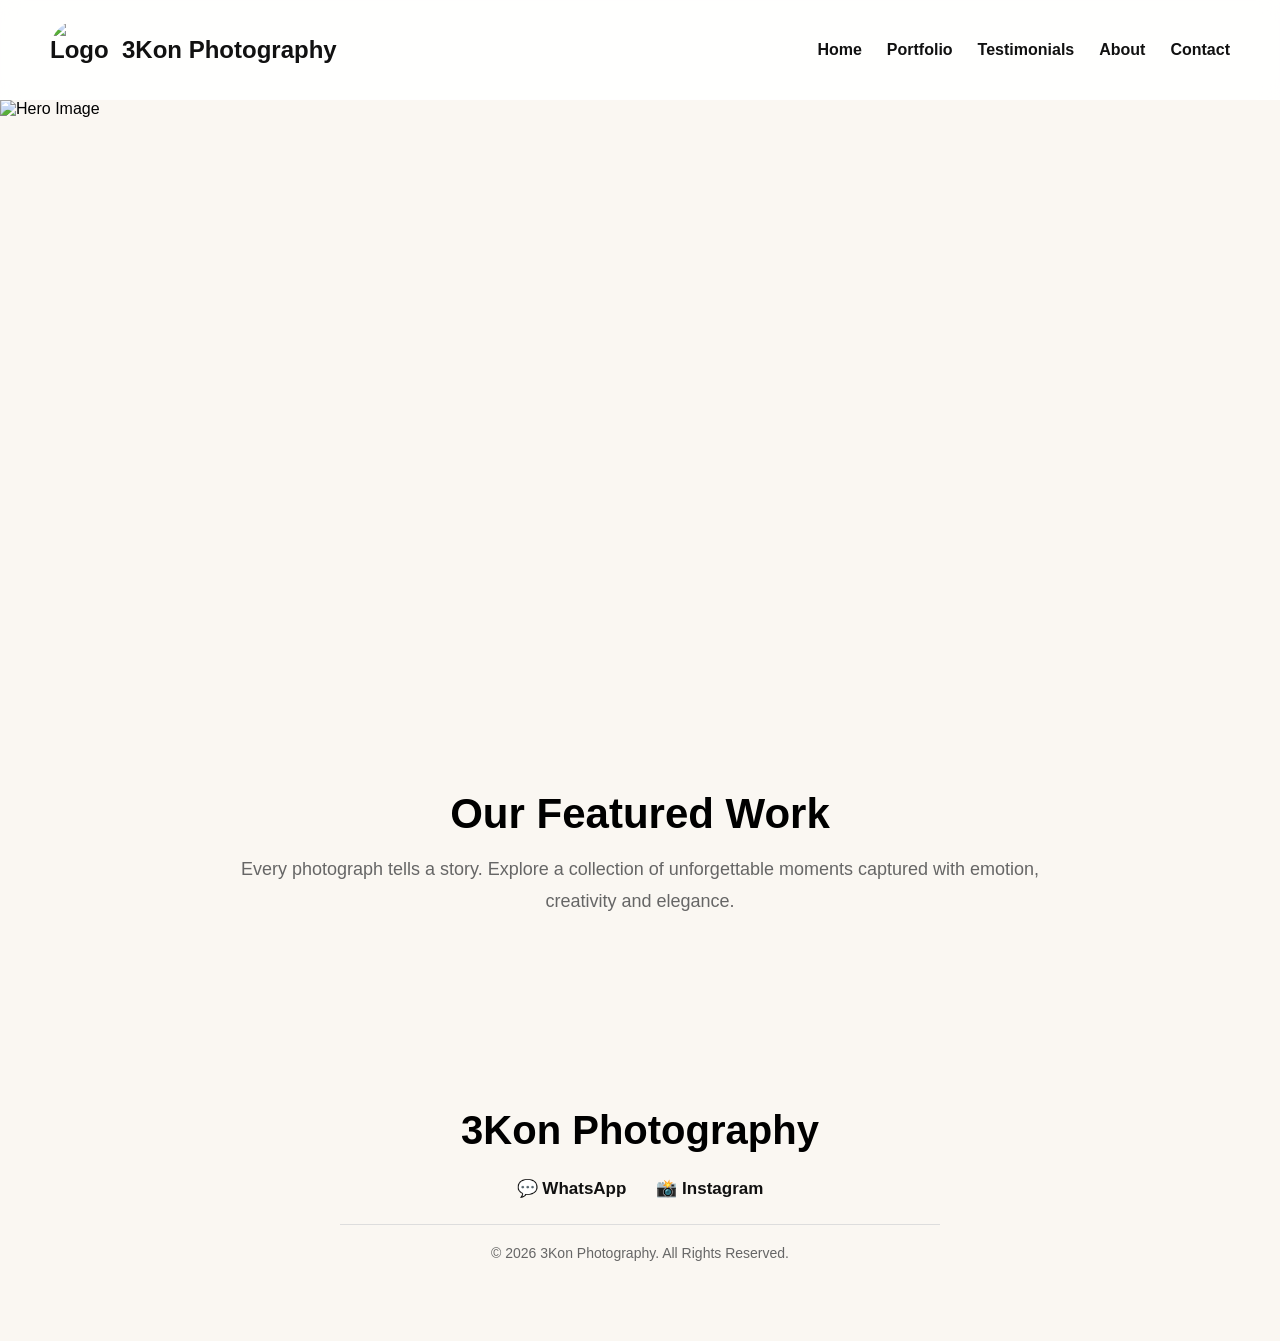
<file: index.html>
<!DOCTYPE html>

<html lang="en">
<head>
<meta charset="UTF-8">
<meta name="viewport" content="width=device-width, initial-scale=1.0">
<title>3Kon Photography</title>
<link rel="stylesheet" href="css/style.css">
</head>

<body>

<div id="siteHeader"></div>

<section class="hero-banner">


<img id="heroImage" alt="Hero Image">


</section>

<section class="intro">


<h2>Our Featured Work</h2>

<p>
    Every photograph tells a story. Explore a collection of unforgettable moments captured with emotion, creativity and elegance.
</p>


</section>

<section class="hero">


<div class="gallery-grid" id="galleryGrid">

</div>


</section>

<div id="siteFooter"></div>
<script src="js/settings.js"></script>
<script src="js/layout.js"></script>


<script src="js/photos.js"></script>
<script src="js/lightbox.js"></script>
<div id="lightbox" class="lightbox">

    <span class="close-lightbox">&times;</span>

    <img id="lightboxImg">

</div>

</body>
</html>
</file>
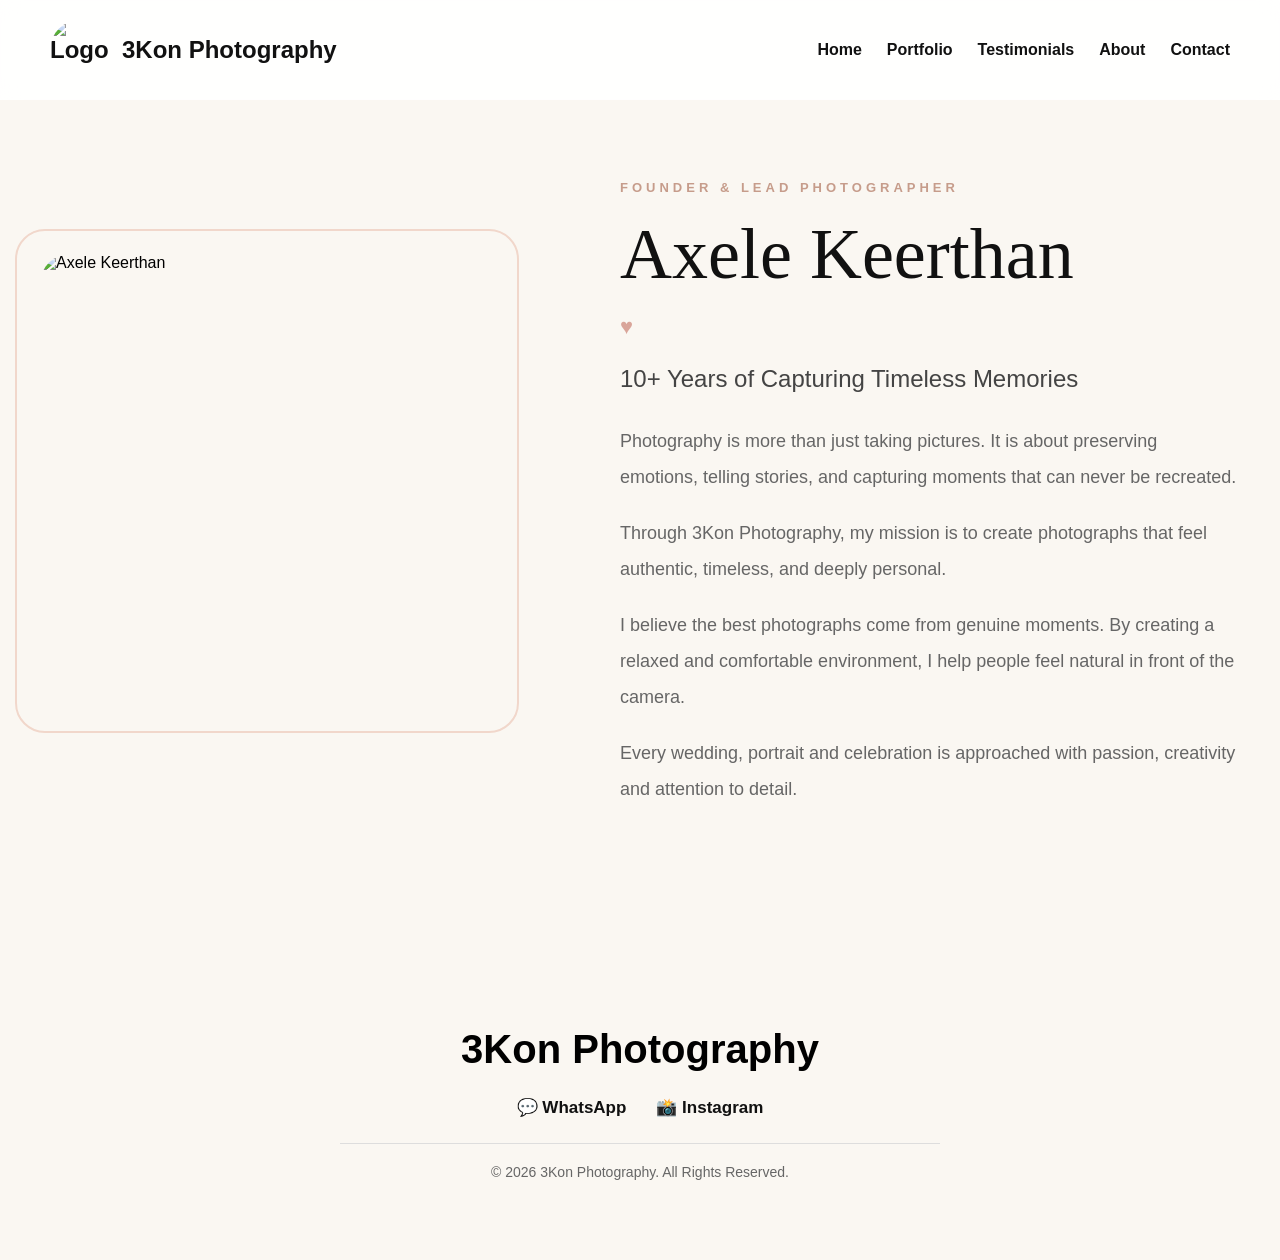
<file: about.html>
<!DOCTYPE html>

<html lang="en">
<head>
<meta charset="UTF-8">
<meta name="viewport" content="width=device-width, initial-scale=1.0">
<title>About | 3Kon Photography</title>

<link rel="stylesheet" href="css/style.css">

</head>

<body>

<div id="siteHeader"></div>
   

<section class="about-photographer">

<div class="about-image">

    <img id="aboutImage" alt="Axele Keerthan">

</div>

<div class="about-content">

    <span class="about-label">
        FOUNDER & LEAD PHOTOGRAPHER
    </span>

    <h1>
        Axele Keerthan
    </h1>

    <div class="about-divider">
        ♥
    </div>

    <h3>
        10+ Years of Capturing Timeless Memories
    </h3>

    <p>
        Photography is more than just taking pictures. It is about preserving emotions, telling stories, and capturing moments that can never be recreated.
    </p>

    <p>
        Through 3Kon Photography, my mission is to create photographs that feel authentic, timeless, and deeply personal.
    </p>

    <p>
        I believe the best photographs come from genuine moments. By creating a relaxed and comfortable environment, I help people feel natural in front of the camera.
    </p>

    <p>
        Every wedding, portrait and celebration is approached with passion, creativity and attention to detail.
    </p>

</div>


</section>

<div id="siteFooter"></div>
<script src="js/settings.js"></script>
<script src="js/layout.js"></script>


<script src="js/settings.js"></script>

</body>
</html>
</file>
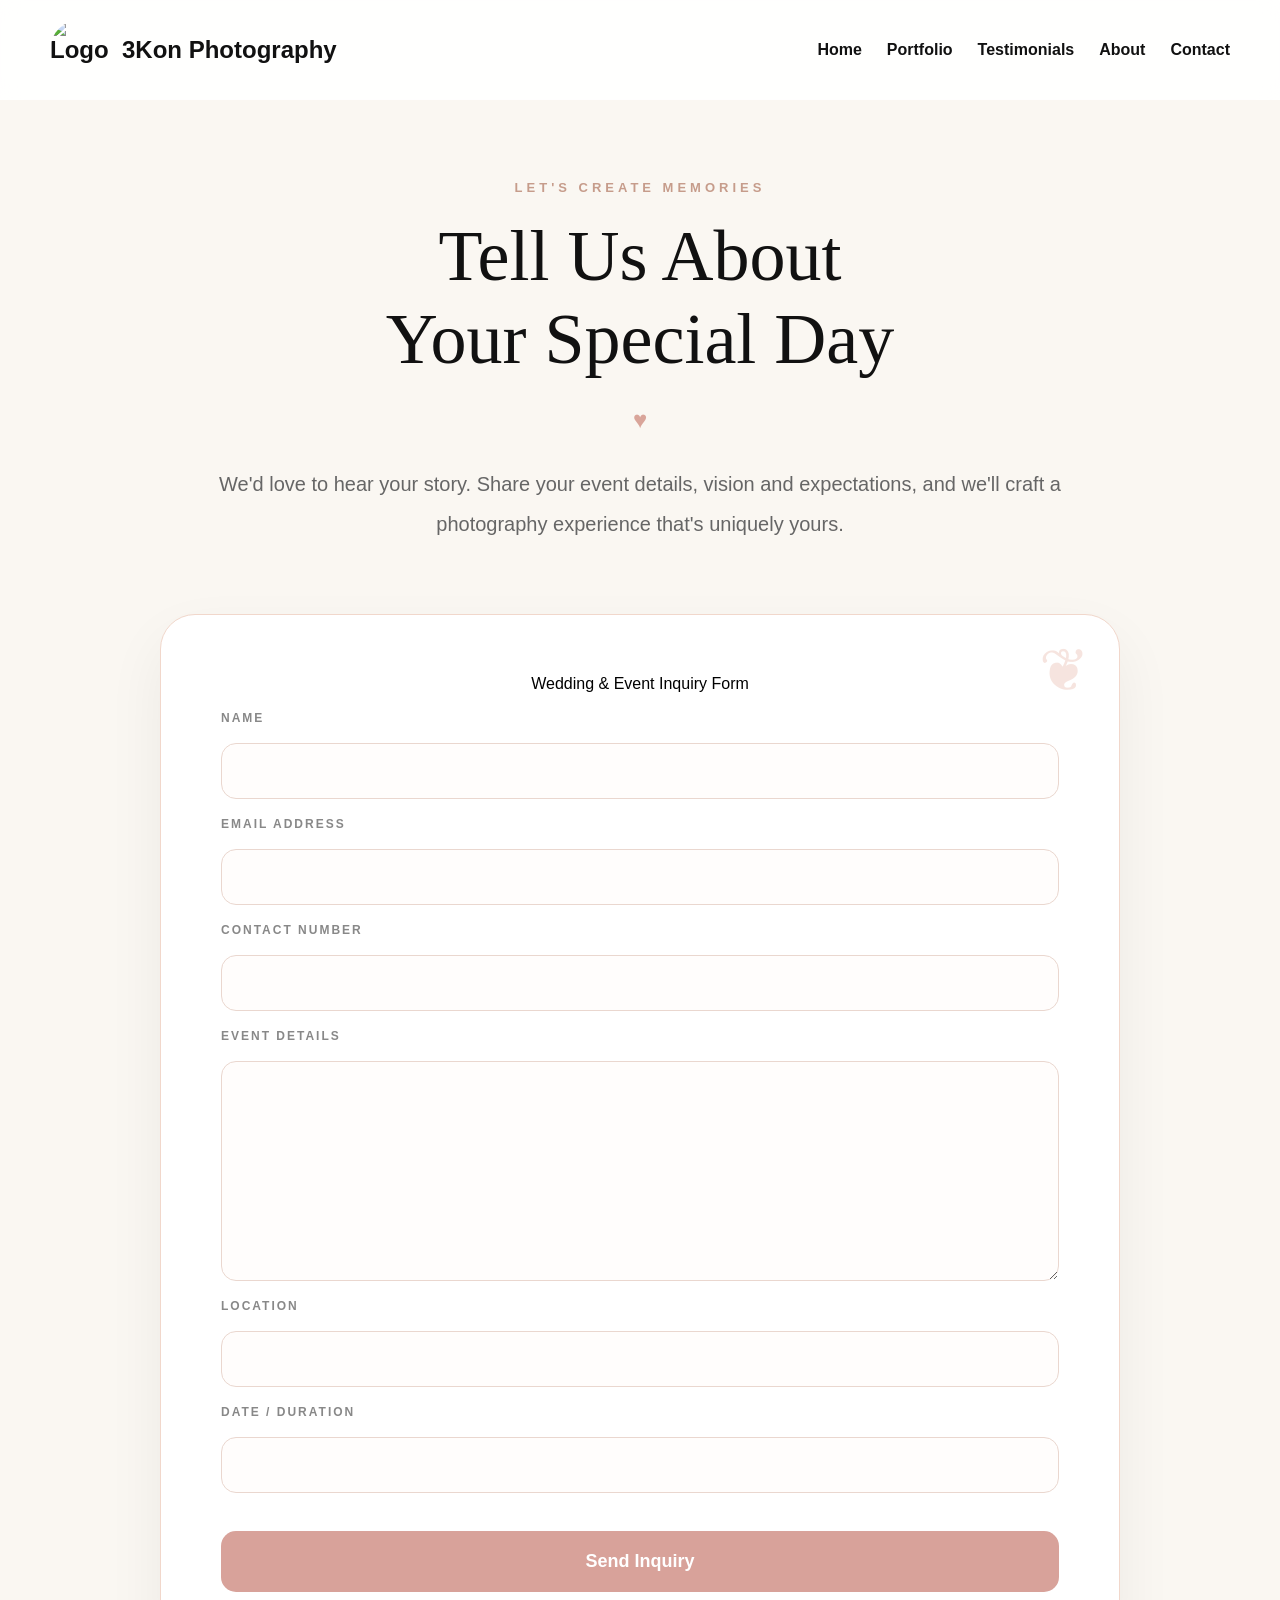
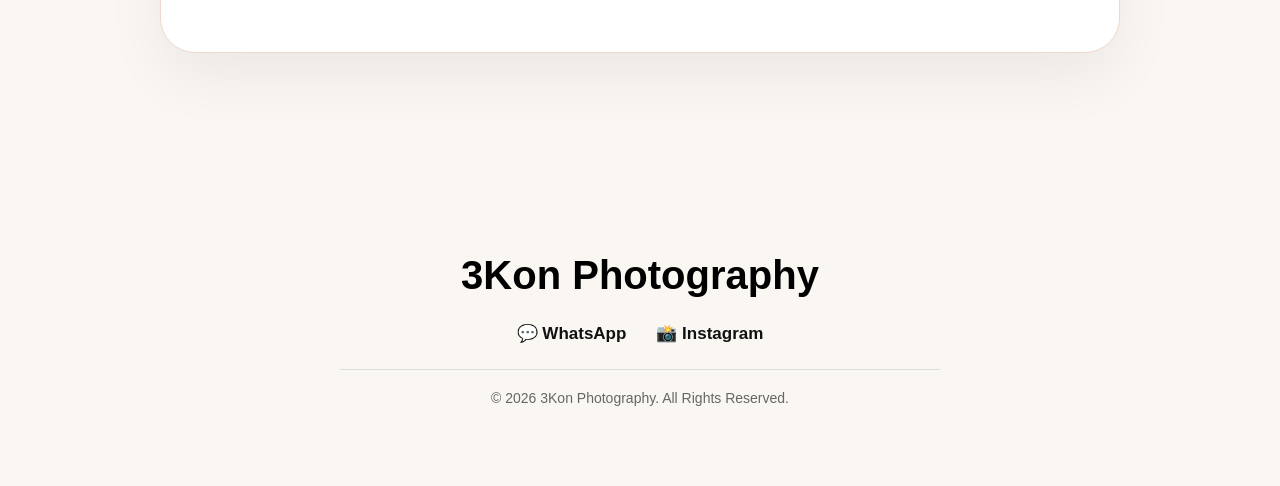
<file: contact.html>
<!DOCTYPE html>

<html lang="en">
<head>

<meta charset="UTF-8">
<meta name="viewport" content="width=device-width, initial-scale=1.0">

<title>Contact | 3Kon Photography</title>

<link rel="stylesheet" href="css/style.css">

</head>

<body>

<div id="siteHeader"></div>

<section class="contact-page">


<div class="contact-badge">
    LET'S CREATE MEMORIES
</div>

<h1>
    Tell Us About<br>
    Your Special Day
</h1>

<div class="contact-divider">
    ♥
</div>

<p class="contact-intro">
    We'd love to hear your story. Share your event details,
    vision and expectations, and we'll craft a photography
    experience that's uniquely yours.
</p>

<form id="contactForm" class="premium-form">

    <div class="form-title">
        Wedding & Event Inquiry Form
    </div>

    <label>Name</label>
    <input type="text" id="name" required>

    <label>Email Address</label>
    <input type="email" id="email">

    <label>Contact Number</label>
    <input type="tel" id="phone" required>

    <label>Event Details</label>
    <textarea id="event"></textarea>

    <label>Location</label>
    <input type="text" id="location">

    <label>Date / Duration</label>
    <input type="text" id="date">

    <button type="submit">
        Send Inquiry
    </button>

</form>


</section>


<script>

document.getElementById('contactForm').addEventListener('submit', function(e){

e.preventDefault();

const name = document.getElementById('name').value;
const email = document.getElementById('email').value;
const phone = document.getElementById('phone').value;
const eventDetails = document.getElementById('event').value;
const location = document.getElementById('location').value;
const date = document.getElementById('date').value;

const message =
`Hello 3Kon Photography

Name: ${name}
Email: ${email}
Phone: ${phone}

Event Details:
${eventDetails}

Location:
${location}

Date / Duration:
${date}`;

window.open(
`https://wa.me/919550754442?text=${encodeURIComponent(message)}`,
'_blank'
);

});

</script>

<div id="siteFooter"></div>
<script src="js/settings.js"></script>
<script src="js/layout.js"></script>

</body>
</html>
</file>
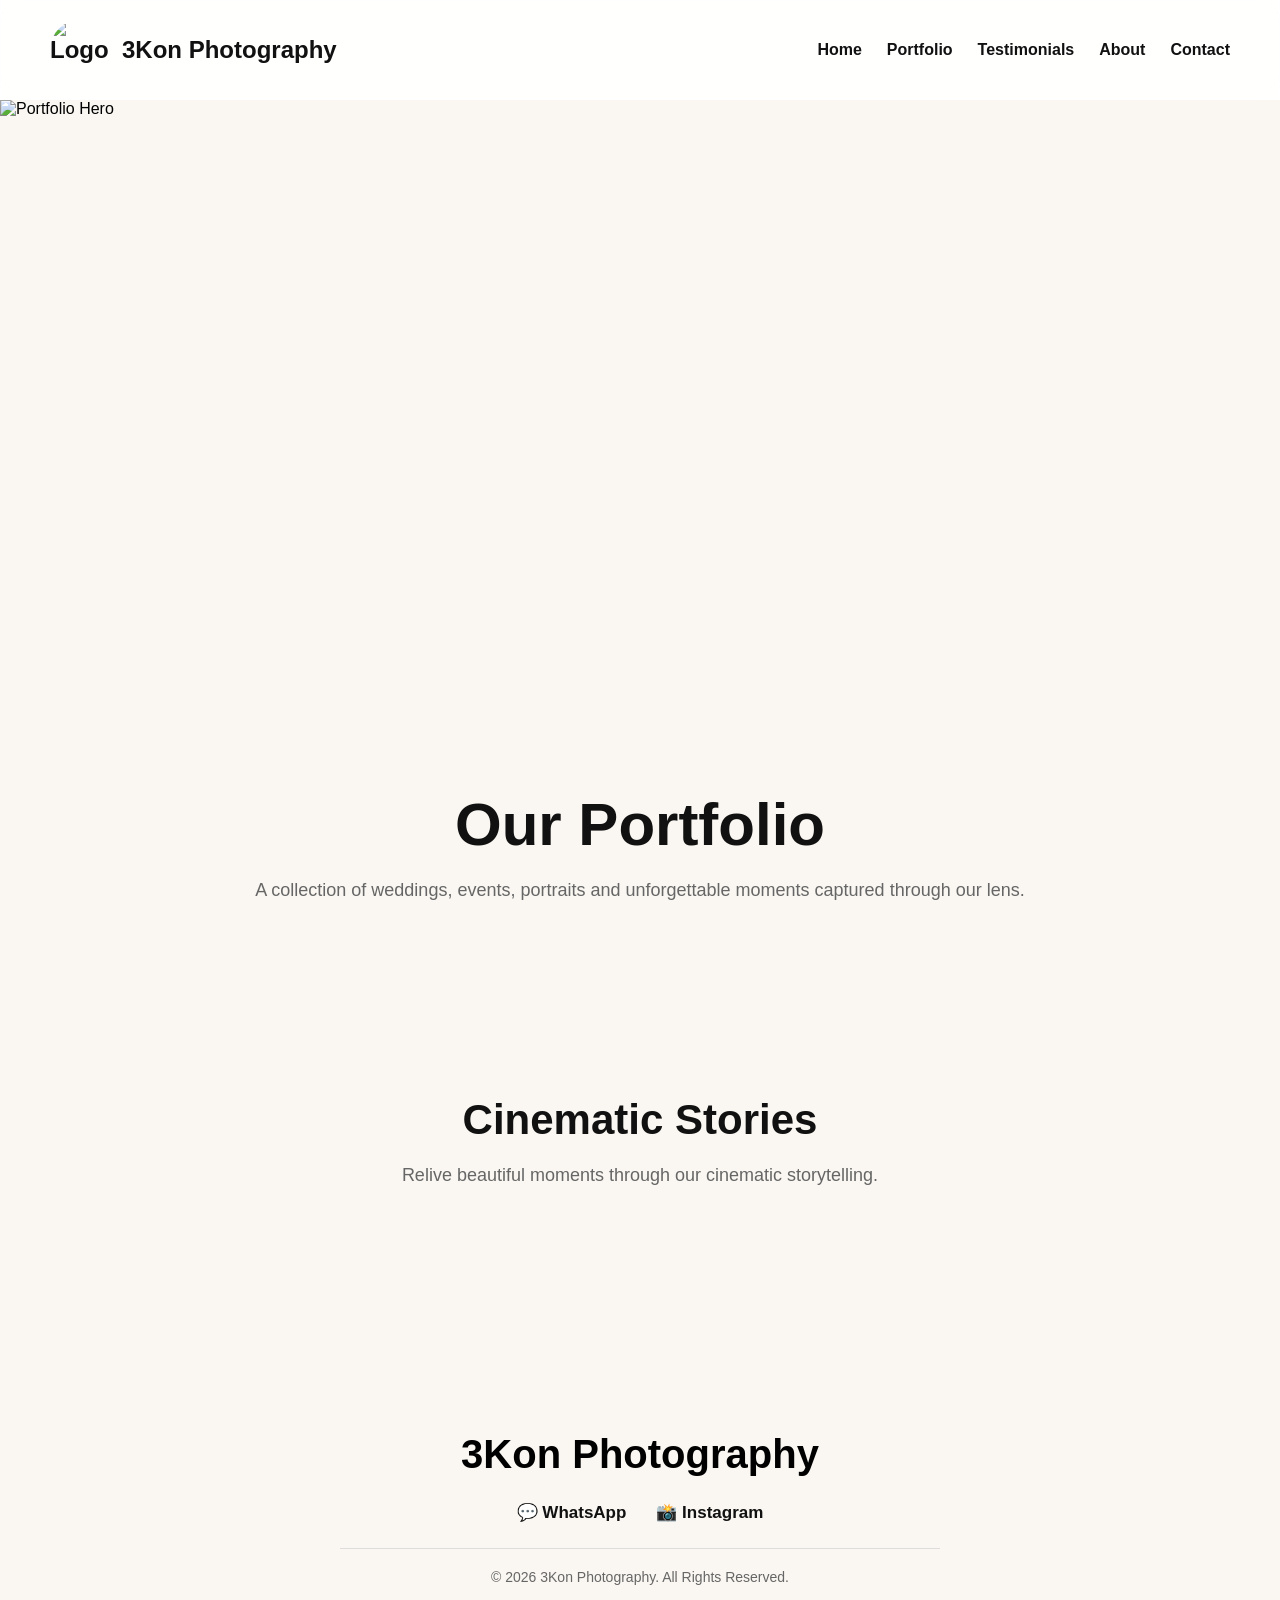
<file: portfolio.html>
<!DOCTYPE html>

<html lang="en">
<head>
<meta charset="UTF-8">
<meta name="viewport" content="width=device-width, initial-scale=1.0">
<title>Portfolio | 3Kon Photography</title>

<link rel="stylesheet" href="css/style.css">

</head>
<body>

<div id="siteHeader"></div>

<section class="portfolio-banner">

    <img id="portfolioHeroImage" alt="Portfolio Hero">

</section>

<section class="portfolio-hero">

    <h1>Our Portfolio</h1>

    <p>
        A collection of weddings, events, portraits and unforgettable moments captured through our lens.
    </p>

</section>

<section class="hero">

    <div class="gallery-grid" id="portfolioGrid">

    </div>

</section>

<section class="video-section">

    <h2>Cinematic Stories</h2>

    <p class="video-subtitle">
        Relive beautiful moments through our cinematic storytelling.
    </p>

    <div id="videoHighlights" class="video-grid">

    </div>

</section>

<div id="siteFooter"></div>
<script src="js/settings.js"></script>
<script src="js/layout.js"></script>

<script src="js/portfolio.js"></script>
<script src="js/lightbox.js"></script>

<div id="lightbox" class="lightbox">

    <span class="close-lightbox">&times;</span>

    <img id="lightboxImg">

</div>
</body>
</html>
</file>
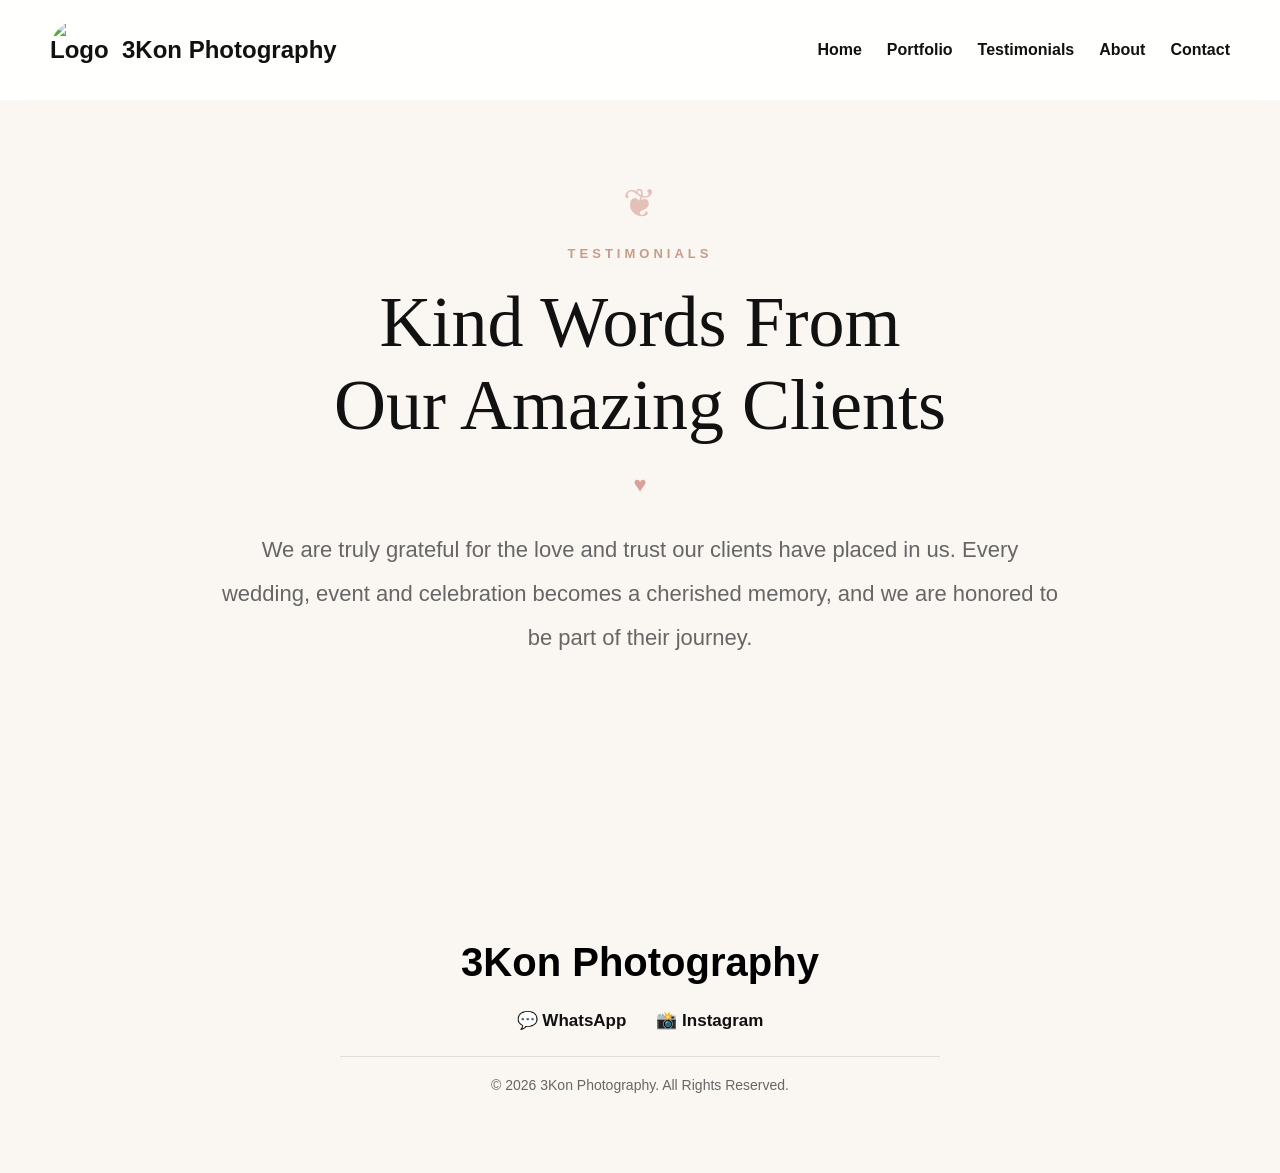
<file: testimonials.html>
<!DOCTYPE html>

<html lang="en">
<head>

<meta charset="UTF-8">
<meta name="viewport" content="width=device-width, initial-scale=1.0">

<title>Testimonials | 3Kon Photography</title>

<link rel="stylesheet" href="css/style.css">

</head>
<body>

<div id="siteHeader"></div>

<section class="testimonials-hero">

    <div class="hero-decoration">
        ❦
    </div>

    <span class="hero-label">
        TESTIMONIALS
    </span>

    <h1>
        Kind Words From<br>
        Our Amazing Clients
    </h1>

    <div class="hero-divider">
        ♥
    </div>

    <p>
        We are truly grateful for the love and trust our clients
        have placed in us. Every wedding, event and celebration
        becomes a cherished memory, and we are honored to be
        part of their journey.
    </p>

</section>

<section class="testimonials-page">

    <div id="testimonialsGrid"
         class="testimonials-grid">

    </div>

</section>


  <div id="siteFooter"></div>
  <script src="js/settings.js"></script>
<script src="js/layout.js"></script>

<script src="js/testimonials.js"></script>

</body>
</html>
</file>
<file: css/style.css>
*{
margin:0;
padding:0;
box-sizing:border-box;
}

body{
font-family:Arial,sans-serif;
background:#faf7f2;
overflow-x:hidden;
}

/* ===================
HEADER
=================== */

.navbar{
position:fixed;
top:0;
left:0;
width:100%;
padding:20px 50px;
display:flex;
justify-content:space-between;
align-items:center;
background:rgba(255,255,255,.9);
backdrop-filter:blur(10px);
z-index:1000;
}

.logo{
display:flex;
align-items:center;
gap:12px;
font-size:24px;
font-weight:700;
color:#111;
}

.logo img{
width:60px;
height:60px;
object-fit:cover;
border-radius:50%;
}

.navbar nav{
display:flex;
gap:25px;
}

.navbar nav a{
text-decoration:none;
color:#111;
font-weight:600;
}

/* ===================
HERO IMAGE
=================== */

.hero-banner{
margin-top:100px;
height:70vh;
overflow:hidden;
}

.hero-banner img{
width:100%;
height:100%;
object-fit:cover;
display:block;
}

/* ===================
INTRO
=================== */

.intro{
padding:60px 20px;
text-align:center;
}

.intro h2{
font-size:42px;
margin-bottom:15px;
}

.intro p{
max-width:800px;
margin:auto;
font-size:18px;
line-height:1.8;
color:#666;
}


/* ===================
PHOTO GRID
=================== */

.hero{
padding:0 40px 50px;
}

.gallery-grid{
display:grid;
grid-template-columns:repeat(4,1fr);
grid-auto-rows:220px;
gap:8px;
}

.photo{
overflow:hidden;
border-radius:20px;
background:#fff;
}

.photo img{
width:100%;
height:100%;
object-fit:cover;
display:block;
transition:0.4s;
}

.photo:hover img{
transform:scale(1.05);
}

/* Layout Sizes */

.large{
grid-column:span 2;
grid-row:span 2;
}

.wide{
grid-column:span 2;
}

.tall{
grid-row:span 2;
}

.medium{
grid-column:span 1;
grid-row:span 1;
}

.small{
grid-column:span 1;
grid-row:span 1;
}

/* ===================
MOBILE
=================== */

@media(max-width:768px){

.hero{
padding:0 15px 30px;
}

.gallery-grid{
grid-template-columns:1fr;
grid-auto-rows:250px;
}

.large,
.medium,
.small,
.wide,
.tall{
grid-column:span 1;
grid-row:span 1;
}

}

/* ===================
FOOTER
=================== */

.footer{
padding:80px 20px;
text-align:center;
}

.footer h2{
font-size:40px;
margin-bottom:15px;
}

.footer-tagline{
font-size:18px;
color:#666;
margin-bottom:25px;
}

.footer-social{
display:flex;
justify-content:center;
gap:30px;
margin-bottom:25px;
}

.footer-social a{
text-decoration:none;
color:#111;
font-weight:600;
}

.footer-divider{
height:1px;
background:#ddd;
max-width:600px;
margin:20px auto;
}

.footer-copy{
font-size:14px;
color:#666;
}

/* ===================
MOBILE
=================== */

@media(max-width:768px){

.navbar{
padding:15px;
flex-direction:column;
gap:10px;
}

.hero-banner{
height:50vh;
}

.gallery-grid{
grid-template-columns:1fr;
}

.large,
.medium,
.small,
.wide,
.tall{
height:250px;
grid-column:span 1;
}

}
/* ===================
PORTFOLIO PAGE
=================== */

.portfolio-banner{
margin-top:100px;
height:70vh;
overflow:hidden;
border-radius:0;
}

.portfolio-banner img{
width:100%;
height:100%;
object-fit:cover;
display:block;
}

.portfolio-hero{
padding:60px 20px;
text-align:center;
}

.portfolio-hero h1{
font-size:60px;
margin-bottom:15px;
color:#111;
}

.portfolio-hero h2{
font-size:42px;
margin-bottom:20px;
color:#111;
}

.portfolio-hero p{
max-width:800px;
margin:auto;
font-size:18px;
line-height:1.8;
color:#666;
}

.video-grid{
max-width:1200px;
margin:40px auto;
display:grid;
grid-template-columns:repeat(2,1fr);
gap:20px;
padding:0 20px;
}
.video-subtitle{
max-width:700px;
margin:10px auto 30px;
font-size:18px;
color:#666;
line-height:1.8;
}

.video-grid iframe{
width:100%;
height:350px;
border:none;
border-radius:20px;
}

/* MOBILE */

@media(max-width:768px){

.portfolio-banner{
height:45vh;
}

.portfolio-hero h1{
font-size:38px;
}

.portfolio-hero h2{
font-size:30px;
}

.portfolio-hero p{
font-size:15px;
}

.video-grid{
grid-template-columns:1fr;
}

.video-grid iframe{
height:220px;
}

}
.video-section{
padding:80px 20px;
text-align:center;
}

.video-section h2{
font-size:42px;
margin-bottom:15px;
color:#111;
}
/* LIGHTBOX */

.lightbox{
display:none;
position:fixed;
top:0;
left:0;
width:100%;
height:100%;
background:rgba(0,0,0,.95);
z-index:9999;
justify-content:center;
align-items:center;
}

.lightbox img{
max-width:90%;
max-height:90%;
object-fit:contain;
}

.close-lightbox{
position:absolute;
top:20px;
right:30px;
font-size:45px;
color:white;
cursor:pointer;
}
/* ===================
TESTIMONIALS PAGE
=================== */

.testimonials-hero{
padding:180px 20px 100px;
text-align:center;
position:relative;
}

.hero-label{
display:block;
letter-spacing:4px;
font-size:13px;
font-weight:600;
color:#c69c8b;
margin-bottom:20px;
}

.hero-decoration{
font-size:40px;
color:#e5c0b8;
margin-bottom:20px;
}

.testimonials-hero h1{
font-size:72px;
line-height:1.15;
font-family:Georgia,serif;
font-weight:400;
color:#111;
margin-bottom:25px;
}

.hero-divider{
font-size:22px;
color:#d8a29a;
margin-bottom:30px;
}

.testimonials-hero p{
max-width:850px;
margin:auto;
font-size:22px;
line-height:2;
color:#666;
}

.testimonials-page{
max-width:1300px;
margin:auto;
padding:0 20px 100px;
}

.testimonials-grid{
display:grid;
grid-template-columns:repeat(2,1fr);
gap:40px;
}

.testimonial-card{
position:relative;
background:#fff;
padding:50px 40px;
border-radius:30px;
text-align:center;
overflow:hidden;
border:1px solid #f1d7cb;
box-shadow:0 20px 50px rgba(0,0,0,.06);
}

.testimonial-card::before{
content:"❝";
position:absolute;
top:20px;
left:30px;
font-size:70px;
color:#e8b8b0;
opacity:.7;
}

.testimonial-card::after{
content:"";
position:absolute;
bottom:-20px;
left:-20px;
width:180px;
height:180px;
background:
radial-gradient(circle,#f8d7d1 0%,transparent 70%);
opacity:.4;
}

.testimonial-card img{
width:140px;
height:140px;
border-radius:50%;
object-fit:cover;
margin-bottom:25px;
border:4px solid #f4d2c8;
padding:4px;
background:white;
}

.testimonial-card h3{
font-size:42px;
font-family:Georgia,serif;
font-weight:400;
margin-bottom:25px;
color:#111;
}

.testimonial-card p{
font-size:20px;
line-height:2;
color:#666;
font-style:italic;
max-width:500px;
margin:auto;
}

.flower-left{
position:absolute;
left:20px;
bottom:20px;
font-size:50px;
opacity:.5;
}

.flower-right{
position:absolute;
right:20px;
bottom:20px;
font-size:50px;
opacity:.5;
}

/* MOBILE */

@media(max-width:768px){

.testimonials-hero{
padding:140px 20px 70px;
}

.hero-decoration{
font-size:30px;
}

.testimonials-hero h1{
font-size:40px;
}

.testimonials-hero p{
font-size:16px;
line-height:1.8;
}

.testimonials-grid{
grid-template-columns:1fr;
}

.testimonial-card{
padding:25px;
}

.testimonial-card img{
width:100px;
height:100px;
}

.testimonial-card h3{
font-size:24px;
}

.testimonial-card p{
font-size:15px;
}

.flower-left,
.flower-right{
font-size:35px;
}

}
/* ===================
CONTACT PAGE
=================== */

.contact-page{
max-width:1000px;
margin:auto;
padding:180px 20px 120px;
text-align:center;
}

.contact-badge{
letter-spacing:4px;
font-size:13px;
font-weight:600;
color:#c69c8b;
margin-bottom:20px;
}

.contact-page h1{
font-size:72px;
font-family:Georgia,serif;
font-weight:400;
line-height:1.15;
color:#111;
margin-bottom:25px;
}

.contact-divider{
font-size:24px;
color:#d9a59a;
margin-bottom:30px;
}

.contact-intro{
max-width:850px;
margin:auto;
font-size:20px;
line-height:2;
color:#666;
margin-bottom:70px;
}

.premium-form{
background:white;
padding:60px;
border-radius:35px;
border:1px solid #f1d7cb;
box-shadow:0 25px 60px rgba(0,0,0,.06);
display:flex;
flex-direction:column;
gap:18px;
position:relative;
overflow:hidden;
}

.premium-form::before{
content:"❦";
position:absolute;
top:20px;
right:30px;
font-size:60px;
color:#f0d3ca;
opacity:.6;
}

.premium-form label{
font-size:12px;
letter-spacing:2px;
text-transform:uppercase;
font-weight:600;
color:#888;
text-align:left;
}

.premium-form input,
.premium-form textarea{
width:100%;
padding:18px 22px;
border:1px solid #ead7cf;
border-radius:15px;
font-size:16px;
background:#fffdfc;
outline:none;
}

.premium-form input:focus,
.premium-form textarea:focus{
border-color:#d9a59a;
}

.premium-form textarea{
min-height:220px;
resize:vertical;
}

.premium-form button{
margin-top:20px;
padding:20px;
border:none;
border-radius:15px;
background:#d8a29a;
color:white;
font-size:18px;
font-weight:600;
cursor:pointer;
transition:.3s;
}

.premium-form button:hover{
transform:translateY(-3px);
}

@media(max-width:768px){

.contact-page{
padding:140px 20px 80px;
}

.contact-page h1{
font-size:42px;
}

.contact-intro{
font-size:16px;
line-height:1.8;
}

.premium-form{
padding:30px 20px;
}

}

/* ===================
ABOUT PAGE
=================== */

.about-photographer{
max-width:1300px;
margin:auto;
padding:180px 40px 120px;
display:grid;
grid-template-columns:500px 1fr;
gap:80px;
align-items:center;
}

.about-image{
position:relative;
}

.about-image::before{
content:"";
position:absolute;
top:-25px;
left:-25px;
width:100%;
height:100%;
border:2px solid #f1d7cb;
border-radius:30px;
z-index:-1;
}

.about-image img{
width:100%;
height:500px;
object-fit:cover;
object-position:center;
border-radius:30px;
display:block;
}

.about-label{
display:block;
letter-spacing:4px;
font-size:13px;
font-weight:600;
color:#c69c8b;
margin-bottom:20px;
}

.about-content h1{
font-size:72px;
font-family:Georgia,serif;
font-weight:400;
line-height:1.1;
color:#111;
margin-bottom:20px;
}

.about-divider{
font-size:22px;
color:#d9a59a;
margin-bottom:25px;
}

.about-content h3{
font-size:24px;
font-weight:500;
margin-bottom:30px;
color:#444;
}

.about-content p{
font-size:18px;
line-height:2;
color:#666;
margin-bottom:20px;
}

@media(max-width:900px){

.about-photographer{
grid-template-columns:1fr;
gap:40px;
padding:140px 20px 80px;
}

.about-content h1{
font-size:42px;
}

.about-content h3{
font-size:20px;
}

.about-content p{
font-size:16px;
line-height:1.8;
}

.about-image::before{
display:none;
}

}
/* ===================
MOBILE MENU
=================== */

.menu-btn{
display:none;
background:none;
border:none;
font-size:32px;
cursor:pointer;
color:#111;
}

@media(max-width:768px){

.navbar{
padding:15px 20px;
flex-direction:row;
justify-content:space-between;
}

.logo{
font-size:18px;
}

.logo img{
width:50px;
height:50px;
}

.menu-btn{
display:block;
}

.navbar nav{
display:none;
position:absolute;
top:80px;
left:0;
width:100%;
background:white;
flex-direction:column;
padding:20px;
box-shadow:0 10px 30px rgba(0,0,0,.08);
z-index:999;
}

.navbar nav.active{
display:flex;
}

.navbar nav a{
padding:12px 0;
text-align:center;
border-bottom:1px solid #eee;
}

}

/* ===================
FOOTER ICONS
=================== */

.footer-social{
display:flex;
justify-content:center;
gap:30px;
margin-bottom:25px;
flex-wrap:wrap;
}

.footer-social a{
text-decoration:none;
color:#111;
font-weight:600;
font-size:17px;
transition:.3s;
}

.footer-social a:hover{
transform:translateY(-3px);
}
</file>
